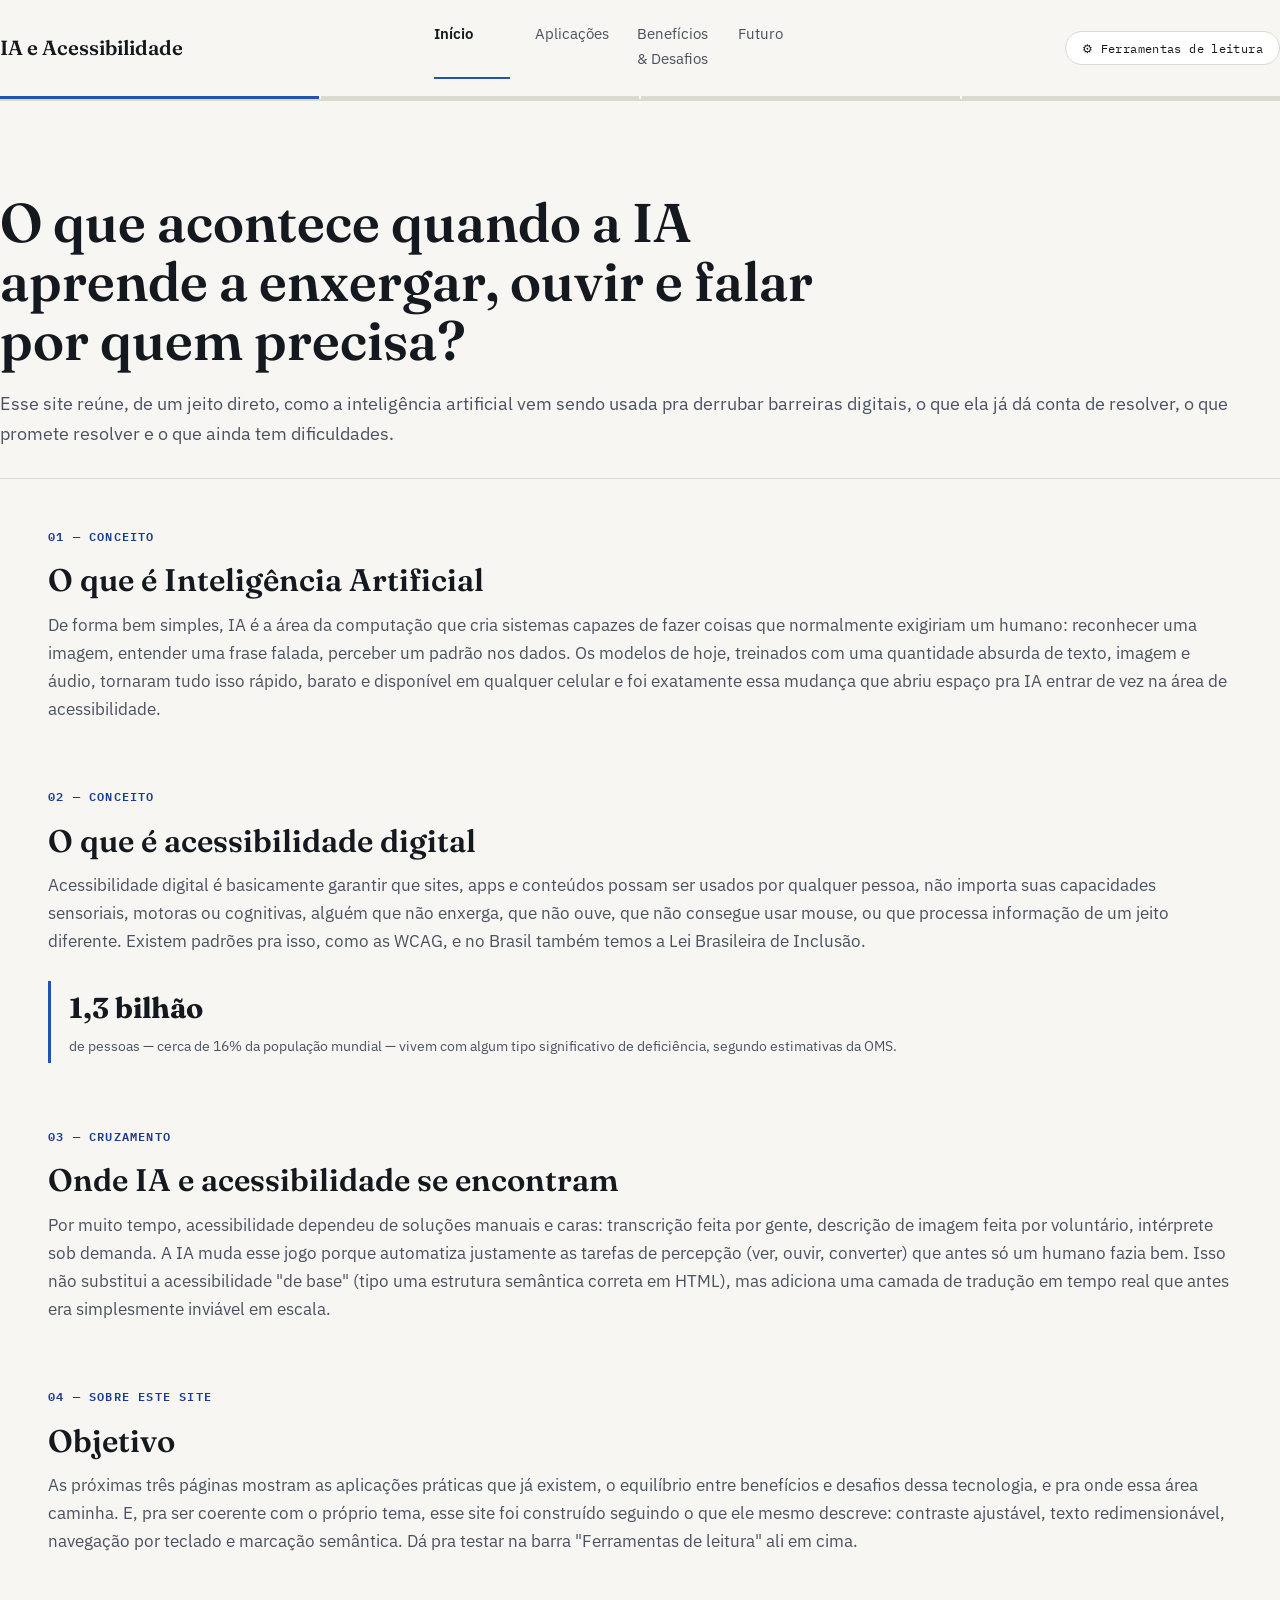
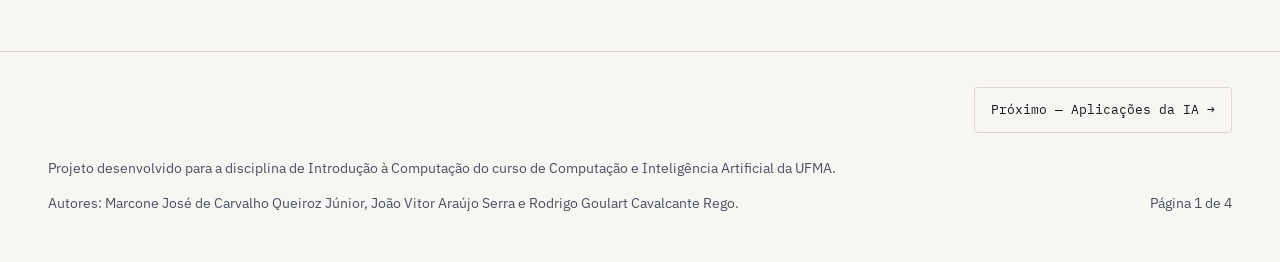
<file: acessibilidade-ia/index.html>
<!DOCTYPE html>
<html lang="pt-BR">
<head>
<meta charset="UTF-8">
<meta name="viewport" content="width=device-width, initial-scale=1.0">
<title>IA e Acessibilidade — Início</title>
<meta name="description" content="Um mini-site sobre como a inteligência artificial está transformando a acessibilidade digital.">
<link rel="preconnect" href="https://fonts.googleapis.com">
<link href="https://fonts.googleapis.com/css2?family=Fraunces:wght@500;600&family=IBM+Plex+Sans:wght@400;500;600&family=IBM+Plex+Mono:wght@400;500&display=swap" rel="stylesheet">
<link rel="stylesheet" href="styles.css">
</head>
<body>
<a class="skip-link" href="#conteudo">Pular para o conteúdo</a>

<header class="site-header">
  <div class="wrap header-row">
    <a class="brand" href="index.html">
      <span class="brand-name">IA e Acessibilidade</span>
    </a>
    <nav class="primary" aria-label="Navegação principal">
      <a href="index.html" aria-current="page">Início</a>
      <a href="aplicacoes.html">Aplicações</a>
      <a href="beneficios-desafios.html">Benefícios &amp; Desafios</a>
      <a href="futuro.html">Futuro</a>
    </nav>
    <button id="a11y-toggle" class="a11y-toggle" aria-expanded="false" aria-controls="a11y-panel">
      ⚙ Ferramentas de leitura
    </button>
  </div>
  <div class="progress-strip" aria-hidden="true"><span class="on"></span><span></span><span></span><span></span></div>
  <div id="a11y-panel" class="a11y-panel">
    <div class="wrap a11y-panel-inner">
      <div class="a11y-group">
        <span>Tamanho do texto</span>
        <button class="a11y-btn" data-fontstep="-0.1" aria-label="Diminuir texto">A−</button>
        <button class="a11y-btn" data-fontstep="0" aria-label="Tamanho padrão">A</button>
        <button class="a11y-btn" data-fontstep="0.1" aria-label="Aumentar texto">A+</button>
      </div>
      <div class="a11y-group">
        <span>Contraste</span>
        <button id="btn-contraste" class="a11y-btn" type="button" aria-pressed="false">Alto contraste</button>
      </div>
    </div>
  </div>
</header>

<main id="conteudo">
  <div class="hero wrap">
    <h1>O que acontece quando a IA aprende a enxergar, ouvir e falar por quem precisa?</h1>
    <p class="lede">Esse site reúne, de um jeito direto, como a inteligência artificial vem sendo usada pra derrubar barreiras digitais, o que ela já dá conta de resolver, o que promete resolver e o que ainda tem dificuldades.</p>
  </div>

  <div class="wrap">
    <section aria-labelledby="h-ia">
      <h2 id="h-ia"><span class="num">01 — CONCEITO</span>O que é Inteligência Artificial</h2>
      <p class="section-lede">De forma bem simples, IA é a área da computação que cria sistemas capazes de fazer coisas que normalmente exigiriam um humano: reconhecer uma imagem, entender uma frase falada, perceber um padrão nos dados. Os modelos de hoje, treinados com uma quantidade absurda de texto, imagem e áudio, tornaram tudo isso rápido, barato e disponível em qualquer celular e foi exatamente essa mudança que abriu espaço pra IA entrar de vez na área de acessibilidade.</p>
    </section>

    <section aria-labelledby="h-acess">
      <h2 id="h-acess"><span class="num">02 — CONCEITO</span>O que é acessibilidade digital</h2>
      <p class="section-lede">Acessibilidade digital é basicamente garantir que sites, apps e conteúdos possam ser usados por qualquer pessoa, não importa suas capacidades sensoriais, motoras ou cognitivas, alguém que não enxerga, que não ouve, que não consegue usar mouse, ou que processa informação de um jeito diferente. Existem padrões pra isso, como as WCAG, e no Brasil também temos a Lei Brasileira de Inclusão.</p>
      <div class="stat">
        <strong>1,3 bilhão</strong>
        <span>de pessoas — cerca de 16% da população mundial — vivem com algum tipo significativo de deficiência, segundo estimativas da OMS.</span>
      </div>
    </section>

    <section aria-labelledby="h-relacao">
      <h2 id="h-relacao"><span class="num">03 — CRUZAMENTO</span>Onde IA e acessibilidade se encontram</h2>
      <p class="section-lede">Por muito tempo, acessibilidade dependeu de soluções manuais e caras: transcrição feita por gente, descrição de imagem feita por voluntário, intérprete sob demanda. A IA muda esse jogo porque automatiza justamente as tarefas de percepção (ver, ouvir, converter) que antes só um humano fazia bem. Isso não substitui a acessibilidade "de base" (tipo uma estrutura semântica correta em HTML), mas adiciona uma camada de tradução em tempo real que antes era simplesmente inviável em escala.</p>
    </section>

    <section aria-labelledby="h-objetivo">
      <h2 id="h-objetivo"><span class="num">04 — SOBRE ESTE SITE</span>Objetivo</h2>
      <p class="section-lede">As próximas três páginas mostram as aplicações práticas que já existem, o equilíbrio entre benefícios e desafios dessa tecnologia, e pra onde essa área caminha. E, pra ser coerente com o próprio tema, esse site foi construído seguindo o que ele mesmo descreve: contraste ajustável, texto redimensionável, navegação por teclado e marcação semântica. Dá pra testar na barra "Ferramentas de leitura" ali em cima.</p>
    </section>
  </div>
</main>

<footer class="site-footer">
  <div class="wrap">

    <div class="pager">
      <span></span>
      <a class="next" href="aplicacoes.html">Próximo — Aplicações da IA →</a>
    </div>

    <p class="footer-note">
      Projeto desenvolvido para a disciplina de Introdução à Computação do curso de Computação e Inteligência Artificial da UFMA.
    </p>

    <div class="foot-row" style="margin-top:.8rem;">
      <p>Autores: Marcone José de Carvalho Queiroz Júnior, João Vitor Araújo Serra e Rodrigo Goulart Cavalcante Rego.</p>
      <p>Página 1 de 4</p>
    </div>

  </div>
</footer>

<script src="a11y.js"></script>
</body>
</html>
</file>
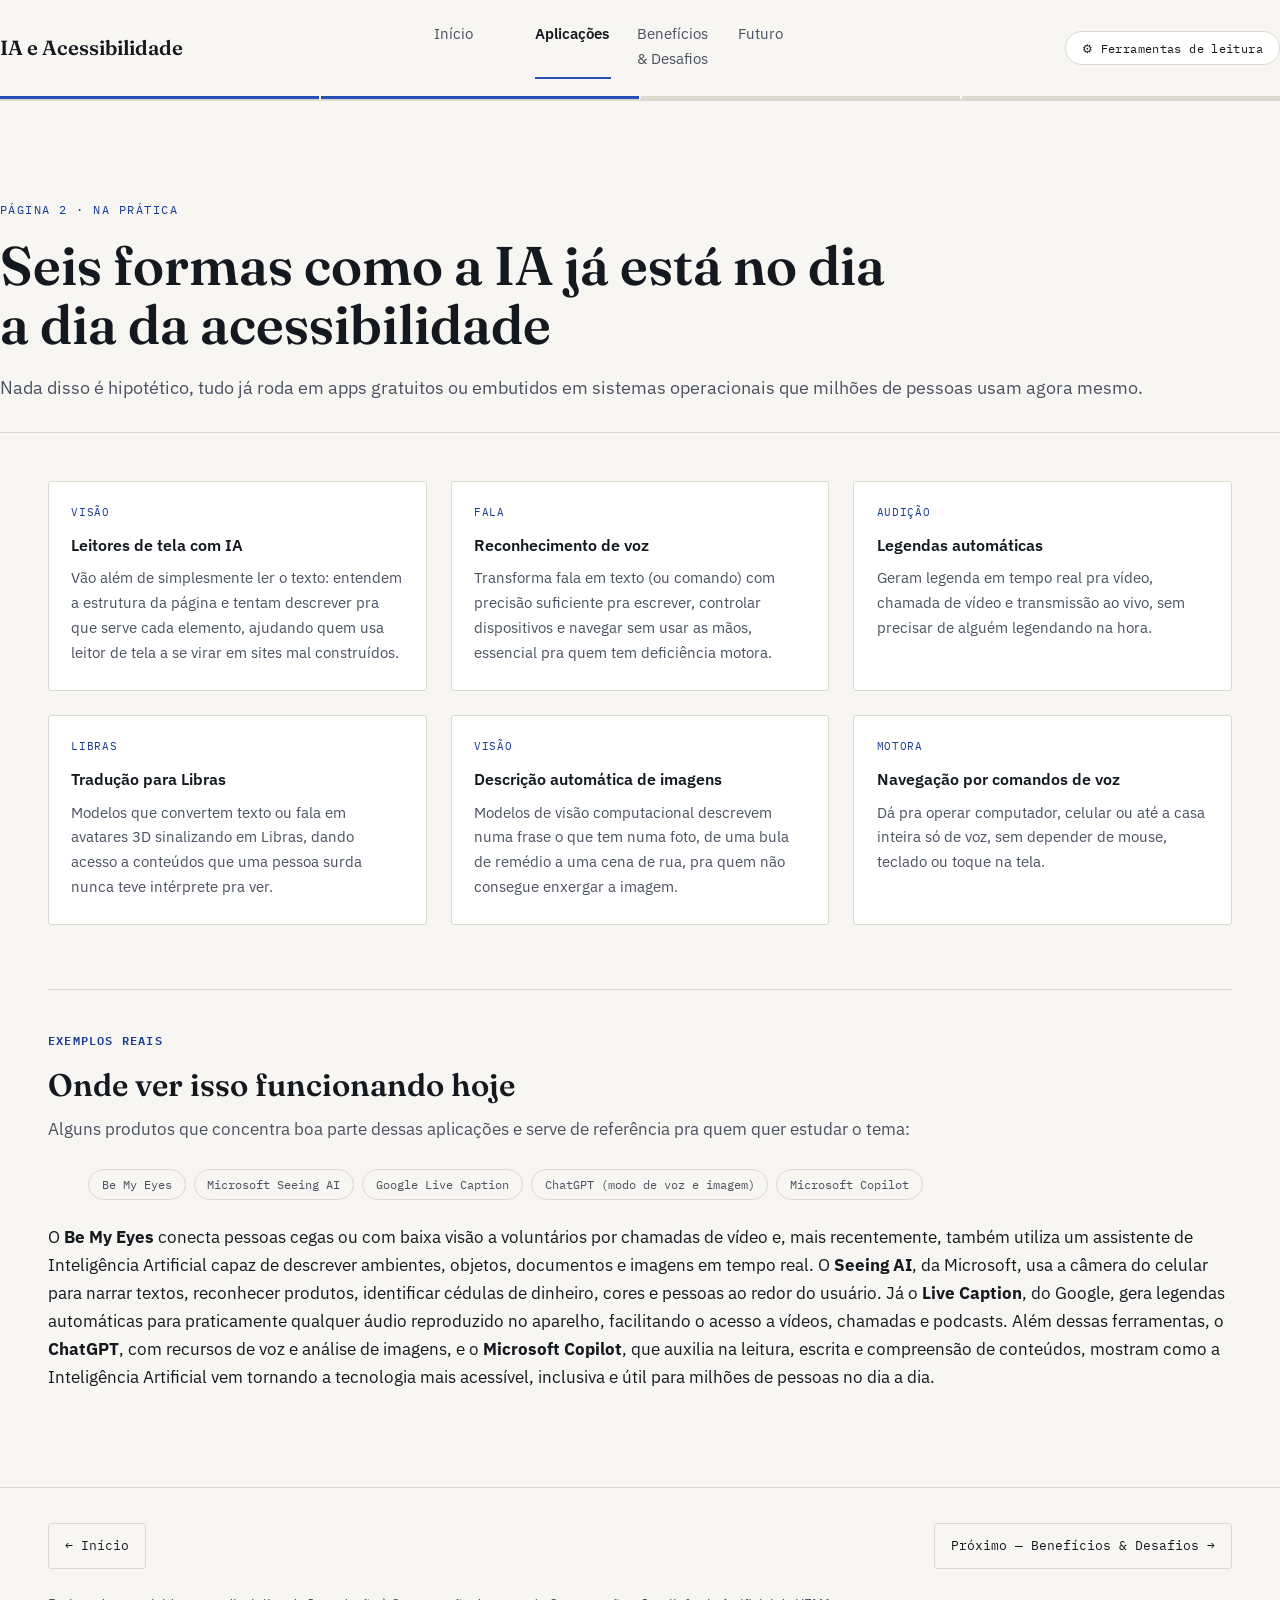
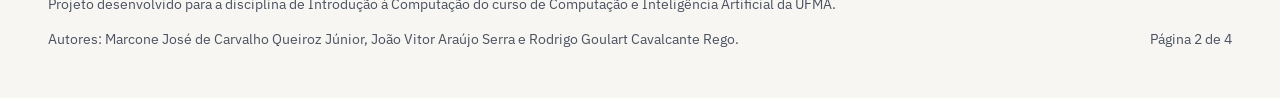
<file: acessibilidade-ia/aplicacoes.html>
<!DOCTYPE html>
<html lang="pt-BR">
<head>
<meta charset="UTF-8">
<meta name="viewport" content="width=device-width, initial-scale=1.0">
<title>IA e Acessibilidade — Aplicações</title>
<meta name="description" content="Seis aplicações práticas de inteligência artificial na acessibilidade digital, com exemplos reais.">
<link rel="preconnect" href="https://fonts.googleapis.com">
<link href="https://fonts.googleapis.com/css2?family=Fraunces:wght@500;600&family=IBM+Plex+Sans:wght@400;500;600&family=IBM+Plex+Mono:wght@400;500&display=swap" rel="stylesheet">
<link rel="stylesheet" href="styles.css">
</head>
<body>
<a class="skip-link" href="#conteudo">Pular para o conteúdo</a>

<header class="site-header">
  <div class="wrap header-row">
    <a class="brand" href="index.html">
      <span class="brand-name">IA e Acessibilidade</span>
    </a>
    <nav class="primary" aria-label="Navegação principal">
      <a href="index.html">Início</a>
      <a href="aplicacoes.html" aria-current="page">Aplicações</a>
      <a href="beneficios-desafios.html">Benefícios &amp; Desafios</a>
      <a href="futuro.html">Futuro</a>
    </nav>
    <button id="a11y-toggle" class="a11y-toggle" aria-expanded="false" aria-controls="a11y-panel">
      ⚙ Ferramentas de leitura
    </button>
  </div>
  <div class="progress-strip" aria-hidden="true"><span class="on"></span><span class="on"></span><span></span><span></span></div>
  <div id="a11y-panel" class="a11y-panel">
    <div class="wrap a11y-panel-inner">
      <div class="a11y-group">
        <span>Tamanho do texto</span>
        <button class="a11y-btn" data-fontstep="-0.1" aria-label="Diminuir texto">A−</button>
        <button class="a11y-btn" data-fontstep="0" aria-label="Tamanho padrão">A</button>
        <button class="a11y-btn" data-fontstep="0.1" aria-label="Aumentar texto">A+</button>
      </div>
      <div class="a11y-group">
        <span>Contraste</span>
        <button id="btn-contraste" class="a11y-btn" type="button" aria-pressed="false">Alto contraste</button>
      </div>
    </div>
  </div>
</header>

<main id="conteudo">
  <div class="hero wrap">
    <span class="eyebrow">Página 2 · Na prática</span>
    <h1>Seis formas como a IA já está no dia a dia da acessibilidade</h1>
    <p class="lede">Nada disso é hipotético, tudo já roda em apps gratuitos ou embutidos em sistemas operacionais que milhões de pessoas usam agora mesmo.</p>
  </div>

  <div class="wrap">
    <section aria-labelledby="h-cards">
      <h2 id="h-cards" class="sr-only" style="position:absolute;left:-9999px;">Aplicações</h2>
      <div class="grid">
        <article class="card">
          <span class="tag">Visão</span>
          <h3>Leitores de tela com IA</h3>
          <p>Vão além de simplesmente ler o texto: entendem a estrutura da página e tentam descrever pra que serve cada elemento, ajudando quem usa leitor de tela a se virar em sites mal construídos.</p>
        </article>
        <article class="card">
          <span class="tag">Fala</span>
          <h3>Reconhecimento de voz</h3>
          <p>Transforma fala em texto (ou comando) com precisão suficiente pra escrever, controlar dispositivos e navegar sem usar as mãos, essencial pra quem tem deficiência motora.</p>
        </article>
        <article class="card">
          <span class="tag">Audição</span>
          <h3>Legendas automáticas</h3>
          <p>Geram legenda em tempo real pra vídeo, chamada de vídeo e transmissão ao vivo, sem precisar de alguém legendando na hora.</p>
        </article>
        <article class="card">
          <span class="tag">Libras</span>
          <h3>Tradução para Libras</h3>
          <p>Modelos que convertem texto ou fala em avatares 3D sinalizando em Libras, dando acesso a conteúdos que uma pessoa surda nunca teve intérprete pra ver.</p>
        </article>
        <article class="card">
          <span class="tag">Visão</span>
          <h3>Descrição automática de imagens</h3>
          <p>Modelos de visão computacional descrevem numa frase o que tem numa foto, de uma bula de remédio a uma cena de rua, pra quem não consegue enxergar a imagem.</p>
        </article>
        <article class="card">
          <span class="tag">Motora</span>
          <h3>Navegação por comandos de voz</h3>
          <p>Dá pra operar computador, celular ou até a casa inteira só de voz, sem depender de mouse, teclado ou toque na tela.</p>
        </article>
      </div>
    </section>

    <hr class="rule">

    <section aria-labelledby="h-exemplos">
      <h2 id="h-exemplos"><span class="num">EXEMPLOS REAIS</span>Onde ver isso funcionando hoje</h2>
      <p class="section-lede">Alguns produtos que concentra boa parte dessas aplicações e serve de referência pra quem quer estudar o tema:</p>
      <ul class="example-strip">
        <li>Be My Eyes</li>
        <li>Microsoft Seeing AI</li>
        <li>Google Live Caption</li>
        <li>ChatGPT (modo de voz e imagem)</li>
        <li>Microsoft Copilot</li>
      </ul>
      <p style="margin-top:1.4rem;color:var(--ink-soft);font-size:.95rem;"><p>O <strong style="color:var(--ink);">Be My Eyes</strong> conecta pessoas cegas ou com baixa visão a voluntários por chamadas de vídeo e, mais recentemente, também utiliza um assistente de Inteligência Artificial capaz de descrever ambientes, objetos, documentos e imagens em tempo real. O <strong style="color:var(--ink);">Seeing AI</strong>, da Microsoft, usa a câmera do celular para narrar textos, reconhecer produtos, identificar cédulas de dinheiro, cores e pessoas ao redor do usuário. Já o <strong style="color:var(--ink);">Live Caption</strong>, do Google, gera legendas automáticas para praticamente qualquer áudio reproduzido no aparelho, facilitando o acesso a vídeos, chamadas e podcasts. Além dessas ferramentas, o <strong style="color:var(--ink);">ChatGPT</strong>, com recursos de voz e análise de imagens, e o <strong style="color:var(--ink);">Microsoft Copilot</strong>, que auxilia na leitura, escrita e compreensão de conteúdos, mostram como a Inteligência Artificial vem tornando a tecnologia mais acessível, inclusiva e útil para milhões de pessoas no dia a dia.</p>
    </section>
  </div>
</main>
<footer class="site-footer">
  <div class="wrap">

    <div class="pager">
      <a href="index.html">← Início</a>
      <a class="next" href="beneficios-desafios.html">
        Próximo — Benefícios &amp; Desafios →
      </a>
    </div>

    <p class="footer-note">
      Projeto desenvolvido para a disciplina de Introdução à Computação do curso de Computação e Inteligência Artificial da UFMA.
    </p>

    <div class="foot-row" style="margin-top:.8rem;">
      <p>Autores: Marcone José de Carvalho Queiroz Júnior, João Vitor Araújo Serra e Rodrigo Goulart Cavalcante Rego.</p>
      <p>Página 2 de 4</p>
    </div>

  </div>
</footer>
<script src="a11y.js"></script>
</body>
</html>
</file>
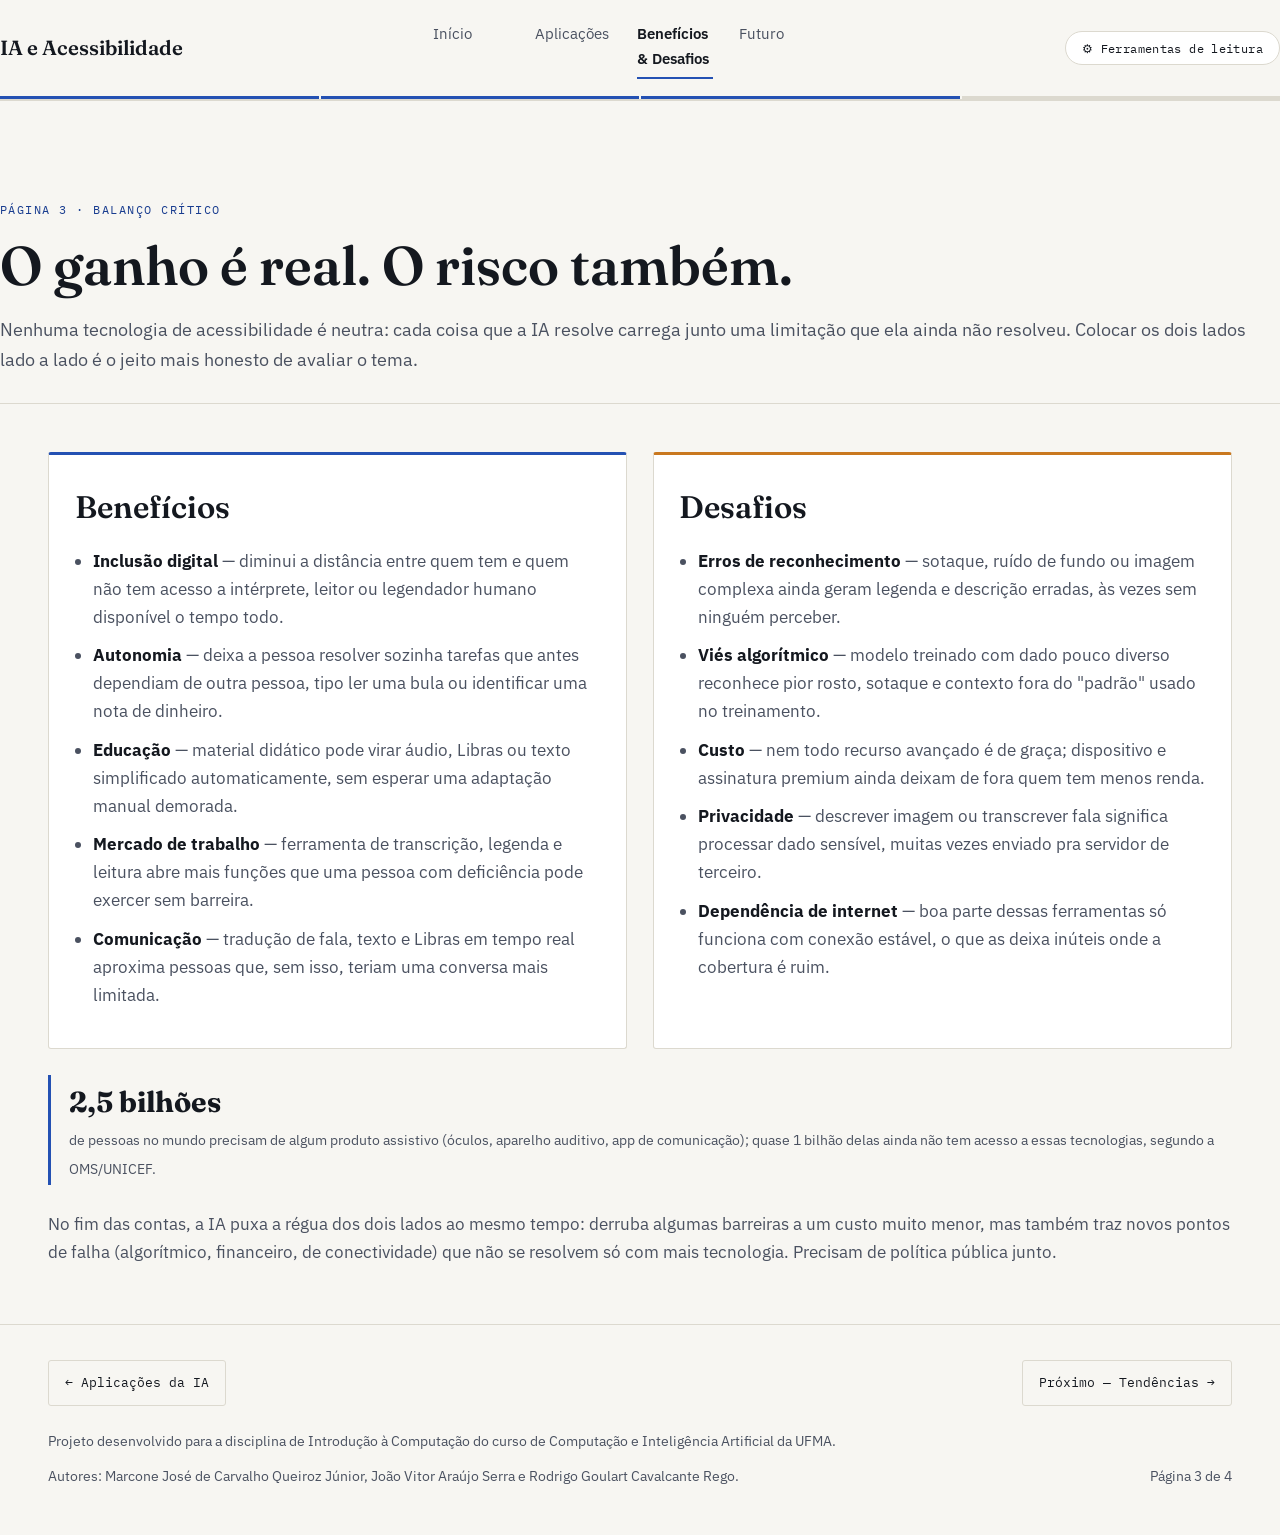
<file: acessibilidade-ia/beneficios-desafios.html>
<!DOCTYPE html>
<html lang="pt-BR">
<head>
<meta charset="UTF-8">
<meta name="viewport" content="width=device-width, initial-scale=1.0">
<title>IA e Acessibilidade — Benefícios e Desafios</title>
<meta name="description" content="O equilíbrio entre os ganhos reais e os riscos ainda não resolvidos da IA aplicada à acessibilidade.">
<link rel="preconnect" href="https://fonts.googleapis.com">
<link href="https://fonts.googleapis.com/css2?family=Fraunces:wght@500;600&family=IBM+Plex+Sans:wght@400;500;600&family=IBM+Plex+Mono:wght@400;500&display=swap" rel="stylesheet">
<link rel="stylesheet" href="styles.css">
</head>
<body>
<a class="skip-link" href="#conteudo">Pular para o conteúdo</a>

<header class="site-header">
  <div class="wrap header-row">
    <a class="brand" href="index.html">
      <span class="brand-name">IA e Acessibilidade</span>
    </a>
    <nav class="primary" aria-label="Navegação principal">
      <a href="index.html">Início</a>
      <a href="aplicacoes.html">Aplicações</a>
      <a href="beneficios-desafios.html" aria-current="page">Benefícios &amp; Desafios</a>
      <a href="futuro.html">Futuro</a>
    </nav>
    <button id="a11y-toggle" class="a11y-toggle" aria-expanded="false" aria-controls="a11y-panel">
      ⚙ Ferramentas de leitura
    </button>
  </div>
  <div class="progress-strip" aria-hidden="true"><span class="on"></span><span class="on"></span><span class="on"></span><span></span></div>
  <div id="a11y-panel" class="a11y-panel">
    <div class="wrap a11y-panel-inner">
      <div class="a11y-group">
        <span>Tamanho do texto</span>
        <button class="a11y-btn" data-fontstep="-0.1" aria-label="Diminuir texto">A−</button>
        <button class="a11y-btn" data-fontstep="0" aria-label="Tamanho padrão">A</button>
        <button class="a11y-btn" data-fontstep="0.1" aria-label="Aumentar texto">A+</button>
      </div>
      <div class="a11y-group">
        <span>Contraste</span>
        <button id="btn-contraste" class="a11y-btn" type="button" aria-pressed="false">Alto contraste</button>
      </div>
    </div>
  </div>
</header>

<main id="conteudo">
  <div class="hero wrap">
    <span class="eyebrow">Página 3 · Balanço crítico</span>
    <h1>O ganho é real. O risco também.</h1>
    <p class="lede">Nenhuma tecnologia de acessibilidade é neutra: cada coisa que a IA resolve carrega junto uma limitação que ela ainda não resolveu. Colocar os dois lados lado a lado é o jeito mais honesto de avaliar o tema.</p>
  </div>

  <div class="wrap">
    <div class="split">
      <div class="panel beneficios">
        <h2>Benefícios</h2>
        <ul>
          <li><strong>Inclusão digital</strong> — diminui a distância entre quem tem e quem não tem acesso a intérprete, leitor ou legendador humano disponível o tempo todo.</li>
          <li><strong>Autonomia</strong> — deixa a pessoa resolver sozinha tarefas que antes dependiam de outra pessoa, tipo ler uma bula ou identificar uma nota de dinheiro.</li>
          <li><strong>Educação</strong> — material didático pode virar áudio, Libras ou texto simplificado automaticamente, sem esperar uma adaptação manual demorada.</li>
          <li><strong>Mercado de trabalho</strong> — ferramenta de transcrição, legenda e leitura abre mais funções que uma pessoa com deficiência pode exercer sem barreira.</li>
          <li><strong>Comunicação</strong> — tradução de fala, texto e Libras em tempo real aproxima pessoas que, sem isso, teriam uma conversa mais limitada.</li>
        </ul>
      </div>
      <div class="panel desafios">
        <h2>Desafios</h2>
        <ul>
          <li><strong>Erros de reconhecimento</strong> — sotaque, ruído de fundo ou imagem complexa ainda geram legenda e descrição erradas, às vezes sem ninguém perceber.</li>
          <li><strong>Viés algorítmico</strong> — modelo treinado com dado pouco diverso reconhece pior rosto, sotaque e contexto fora do "padrão" usado no treinamento.</li>
          <li><strong>Custo</strong> — nem todo recurso avançado é de graça; dispositivo e assinatura premium ainda deixam de fora quem tem menos renda.</li>
          <li><strong>Privacidade</strong> — descrever imagem ou transcrever fala significa processar dado sensível, muitas vezes enviado pra servidor de terceiro.</li>
          <li><strong>Dependência de internet</strong> — boa parte dessas ferramentas só funciona com conexão estável, o que as deixa inúteis onde a cobertura é ruim.</li>
        </ul>
      </div>
    </div>

    <div class="stat">
      <strong>2,5 bilhões</strong>
      <span>de pessoas no mundo precisam de algum produto assistivo (óculos, aparelho auditivo, app de comunicação); quase 1 bilhão delas ainda não tem acesso a essas tecnologias, segundo a OMS/UNICEF.</span>
    </div>

    <p class="section-lede" style="margin-top:1.6rem;">No fim das contas, a IA puxa a régua dos dois lados ao mesmo tempo: derruba algumas barreiras a um custo muito menor, mas também traz novos pontos de falha (algorítmico, financeiro, de conectividade) que não se resolvem só com mais tecnologia. Precisam de política pública junto.</p>
  </div>
</main>

<footer class="site-footer">
  <div class="wrap">

    <div class="pager">
      <a href="aplicacoes.html">← Aplicações da IA</a>
      <a class="next" href="futuro.html">Próximo — Tendências →</a>
    </div>

    <p class="footer-note">
      Projeto desenvolvido para a disciplina de Introdução à Computação do curso de Computação e Inteligência Artificial da UFMA.
    </p>

    <div class="foot-row" style="margin-top:.8rem;">
      <p>Autores: Marcone José de Carvalho Queiroz Júnior, João Vitor Araújo Serra e Rodrigo Goulart Cavalcante Rego.</p>
      <p>Página 3 de 4</p>
    </div>

  </div>
</footer>

<script src="a11y.js"></script>
</body>
</html>
</file>
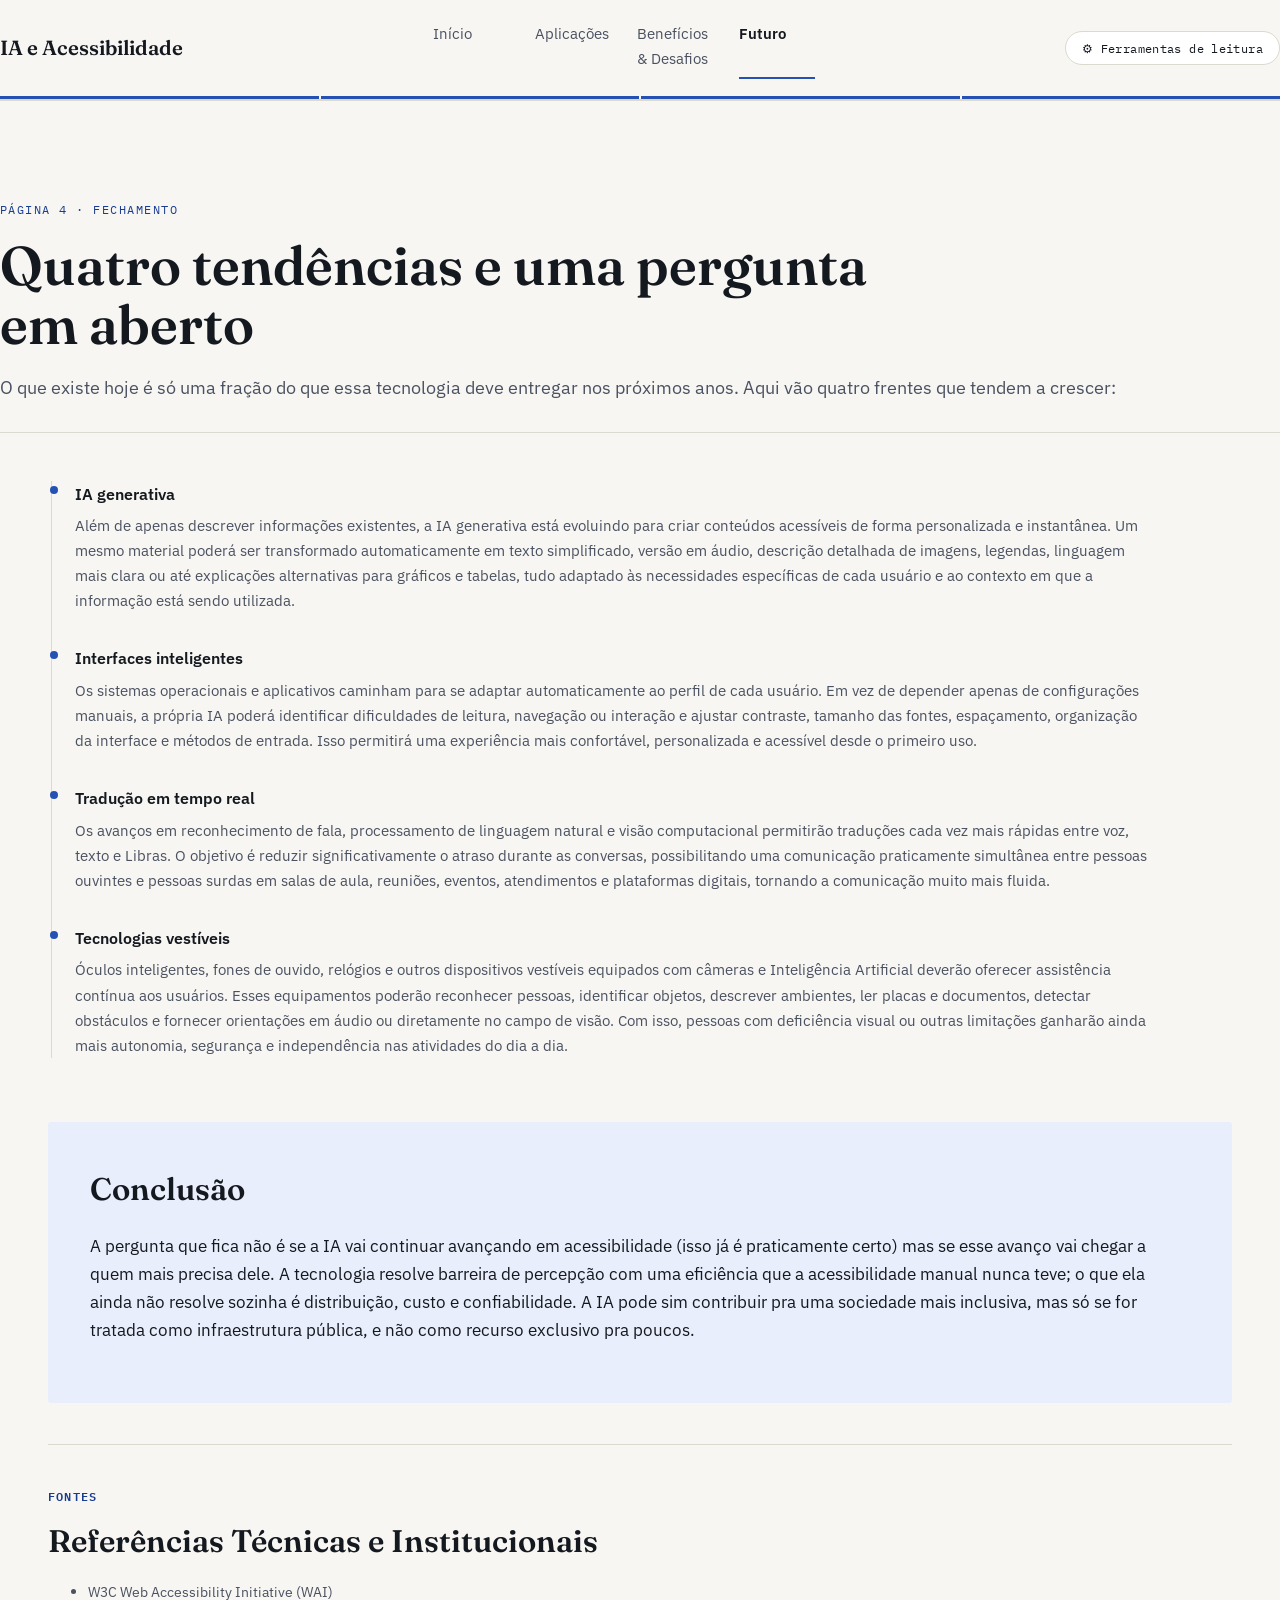
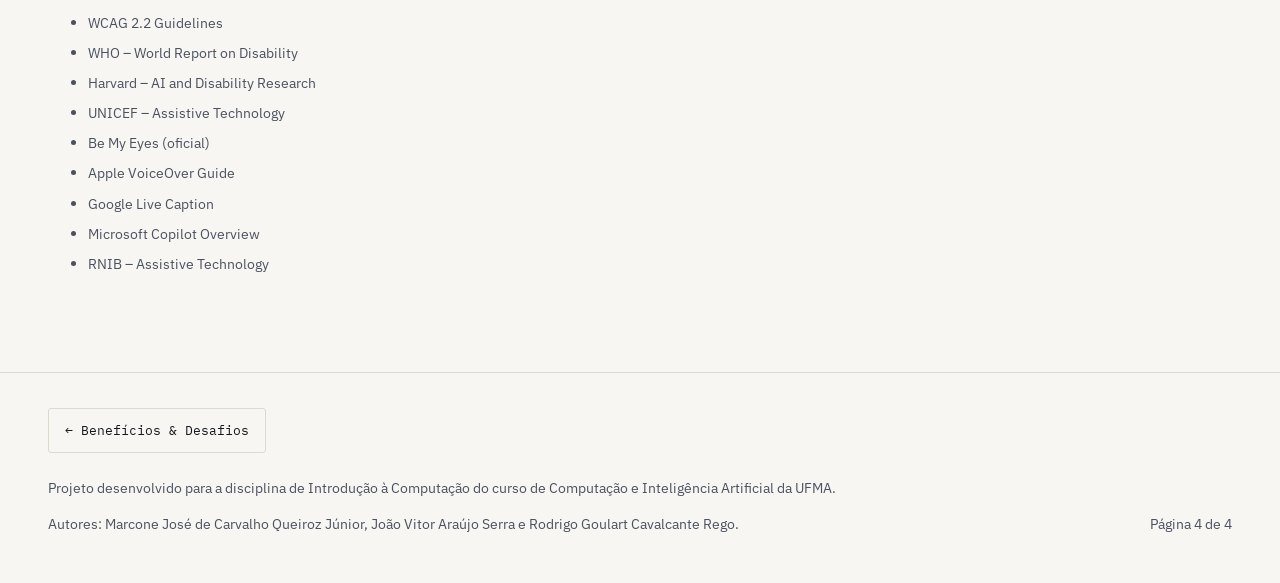
<file: acessibilidade-ia/futuro.html>
<!DOCTYPE html>
<html lang="pt-BR">
<head>
<meta charset="UTF-8">
<meta name="viewport" content="width=device-width, initial-scale=1.0">
<title>IA e Acessibilidade — Futuro e Conclusão</title>
<meta name="description" content="Para onde caminha a IA aplicada à acessibilidade e uma conclusão sobre seu papel na inclusão digital.">
<link rel="preconnect" href="https://fonts.googleapis.com">
<link href="https://fonts.googleapis.com/css2?family=Fraunces:wght@500;600&family=IBM+Plex+Sans:wght@400;500;600&family=IBM+Plex+Mono:wght@400;500&display=swap" rel="stylesheet">
<link rel="stylesheet" href="styles.css">
</head>
<body>
<a class="skip-link" href="#conteudo">Pular para o conteúdo</a>

<header class="site-header">
  <div class="wrap header-row">
    <a class="brand" href="index.html">
      <span class="brand-name">IA e Acessibilidade</span>
    </a>
    <nav class="primary" aria-label="Navegação principal">
      <a href="index.html">Início</a>
      <a href="aplicacoes.html">Aplicações</a>
      <a href="beneficios-desafios.html">Benefícios &amp; Desafios</a>
      <a href="futuro.html" aria-current="page">Futuro</a>
    </nav>
    <button id="a11y-toggle" class="a11y-toggle" aria-expanded="false" aria-controls="a11y-panel">
      ⚙ Ferramentas de leitura
    </button>
  </div>
  <div class="progress-strip" aria-hidden="true"><span class="on"></span><span class="on"></span><span class="on"></span><span class="on"></span></div>
  <div id="a11y-panel" class="a11y-panel">
    <div class="wrap a11y-panel-inner">
      <div class="a11y-group">
        <span>Tamanho do texto</span>
        <button class="a11y-btn" data-fontstep="-0.1" aria-label="Diminuir texto">A−</button>
        <button class="a11y-btn" data-fontstep="0" aria-label="Tamanho padrão">A</button>
        <button class="a11y-btn" data-fontstep="0.1" aria-label="Aumentar texto">A+</button>
      </div>
      <div class="a11y-group">
        <span>Contraste</span>
        <button id="btn-contraste" class="a11y-btn" type="button" aria-pressed="false">Alto contraste</button>
      </div>
    </div>
  </div>
</header>

<main id="conteudo">
  <div class="hero wrap">
    <span class="eyebrow">Página 4 · Fechamento</span>
    <h1>Quatro tendências e uma pergunta em aberto</h1>
    <p class="lede">O que existe hoje é só uma fração do que essa tecnologia deve entregar nos próximos anos. Aqui vão quatro frentes que tendem a crescer: </p>
  </div>

  <div class="wrap">
    <section aria-labelledby="h-tendencias">
      <h2 id="h-tendencias" class="sr-only" style="position:absolute;left:-9999px;">Tendências</h2>
      <div class="timeline">
        <div class="timeline-item">
          <h3>IA generativa</h3>
          <p>Além de apenas descrever informações existentes, a IA generativa está evoluindo para criar conteúdos acessíveis de forma personalizada e instantânea. Um mesmo material poderá ser transformado automaticamente em texto simplificado, versão em áudio, descrição detalhada de imagens, legendas, linguagem mais clara ou até explicações alternativas para gráficos e tabelas, tudo adaptado às necessidades específicas de cada usuário e ao contexto em que a informação está sendo utilizada.</p>
        </div>
        <div class="timeline-item">
          <h3>Interfaces inteligentes</h3>
          <p>Os sistemas operacionais e aplicativos caminham para se adaptar automaticamente ao perfil de cada usuário. Em vez de depender apenas de configurações manuais, a própria IA poderá identificar dificuldades de leitura, navegação ou interação e ajustar contraste, tamanho das fontes, espaçamento, organização da interface e métodos de entrada. Isso permitirá uma experiência mais confortável, personalizada e acessível desde o primeiro uso.</p>
        </div>
        <div class="timeline-item">
          <h3>Tradução em tempo real</h3>
          <p>Os avanços em reconhecimento de fala, processamento de linguagem natural e visão computacional permitirão traduções cada vez mais rápidas entre voz, texto e Libras. O objetivo é reduzir significativamente o atraso durante as conversas, possibilitando uma comunicação praticamente simultânea entre pessoas ouvintes e pessoas surdas em salas de aula, reuniões, eventos, atendimentos e plataformas digitais, tornando a comunicação muito mais fluida.</p>
        </div>
        <div class="timeline-item">
          <h3>Tecnologias vestíveis</h3>
          <p>Óculos inteligentes, fones de ouvido, relógios e outros dispositivos vestíveis equipados com câmeras e Inteligência Artificial deverão oferecer assistência contínua aos usuários. Esses equipamentos poderão reconhecer pessoas, identificar objetos, descrever ambientes, ler placas e documentos, detectar obstáculos e fornecer orientações em áudio ou diretamente no campo de visão. Com isso, pessoas com deficiência visual ou outras limitações ganharão ainda mais autonomia, segurança e independência nas atividades do dia a dia.</p>
        </div>
      </div>
    </section>

    <div class="closing">
      <h2>Conclusão</h2>
      <p>A pergunta que fica não é se a IA vai continuar avançando em acessibilidade (isso já é praticamente certo) mas se esse avanço vai chegar a quem mais precisa dele. A tecnologia resolve barreira de percepção com uma eficiência que a acessibilidade manual nunca teve; o que ela ainda não resolve sozinha é distribuição, custo e confiabilidade. A IA pode sim contribuir pra uma sociedade mais inclusiva, mas só se for tratada como infraestrutura pública, e não como recurso exclusivo pra poucos.</p>
    </div>

    <hr class="rule">

    <section aria-labelledby="h-fontes">
      <h2 id="h-fontes"><span class="num">FONTES</span>Referências Técnicas e Institucionais</h2>
      <ul class="sources">
        <li>W3C Web Accessibility Initiative (WAI)</li>
        <li>WCAG 2.2 Guidelines</li>
        <li>WHO – World Report on Disability</li>
        <li>Harvard – AI and Disability Research</li>
        <li>UNICEF – Assistive Technology</li>
        <li>Be My Eyes (oficial)</li>
        <li>Apple VoiceOver Guide</li>
        <li>Google Live Caption</li>
        <li>Microsoft Copilot Overview</li>
        <li>RNIB – Assistive Technology</li>
      </ul>
    </section>
  </div>
</main>

<footer class="site-footer">
  <div class="wrap">

    <div class="pager">
      <a href="beneficios-desafios.html">← Benefícios &amp; Desafios</a>
      <span></span>
    </div>

    <p class="footer-note">
      Projeto desenvolvido para a disciplina de Introdução à Computação do curso de Computação e Inteligência Artificial da UFMA.
    </p>

    <div class="foot-row" style="margin-top:.8rem;">
      <p>Autores: Marcone José de Carvalho Queiroz Júnior, João Vitor Araújo Serra e Rodrigo Goulart Cavalcante Rego.</p>
      <p>Página 4 de 4</p>
    </div>

  </div>
</footer>

<script src="a11y.js"></script>
</body>
</html>
</file>
<file: acessibilidade-ia/styles.css>
/* ==========================================================================
   IA & Acessibilidade — folha de estilos compartilhada
   Sistema de design minimalista com foco em legibilidade e controle do leitor.
   ========================================================================== */

:root{
  --paper:#F7F6F2;
  --paper-raised:#FFFFFF;
  --ink:#14181F;
  --ink-soft:#4A5160;
  --line:#DCD9CF;
  --accent:#2451B3;      /* azul-sinal — o mesmo azul do símbolo internacional de acessibilidade */
  --accent-ink:#183C8F;
  --accent-soft:#E8EEFB;
  --signal:#C9781F;      /* âmbar terroso — usado só em destaques pontuais */
  --signal-soft:#FBF0E1;
  --radius:3px;
  --font-display:'Fraunces', Georgia, serif;
  --font-body:'IBM Plex Sans', -apple-system, sans-serif;
  --font-mono:'IBM Plex Mono', 'Courier New', monospace;
  --step:1;
  --measure:120ch;
}

/* -------------------- Modo alto contraste -------------------- */
body.contraste-alto{
  --paper:#000000;
  --paper-raised:#0B0B0B;
  --ink:#FFFFFF;
  --ink-soft:#F2E9C9;
  --line:#FFFFFF;
  --accent:#FFD400;
  --accent-ink:#FFD400;
  --accent-soft:#1A1A1A;
  --signal:#FFD400;
  --signal-soft:#1A1A1A;
}

*{box-sizing:border-box;}
html{
  -webkit-text-size-adjust:100%;
  font-size:calc(16px * var(--step));
}
body{
  margin:0;
  background:var(--paper);
  color:var(--ink);
  font-family:var(--font-body);
  font-size:1.0625rem;
  line-height:1.65;
  transition:background .2s ease,color .2s ease;
}

img{max-width:100%;display:block;}
a{color:var(--accent-ink);}
a:focus-visible,
button:focus-visible,
input:focus-visible,
[tabindex]:focus-visible{
  outline:3px solid var(--signal);
  outline-offset:2px;
}

.skip-link{
  position:absolute;
  left:-999px;
  top:0;
  background:var(--accent);
  color:#fff;
  padding:.75em 1.2em;
  z-index:200;
  border-radius:0 0 var(--radius) 0;
}
.skip-link:focus{left:0;}

.wrap{
  max-width:1300px;
  margin:0 auto;
  padding:0 clamp(1.25rem,4vw,3rem);
}

/* -------------------- Cabeçalho -------------------- */
.site-header{
  border-bottom:1px solid var(--line);
  background:var(--paper);
  position:sticky;
  top:0;
  z-index:100;
}
.header-row{
  display:flex;
  align-items:center;
  justify-content:space-between;
  gap:1rem;
  padding:1.1rem 0;
  flex-wrap:wrap;
}
.brand{
  display:flex;
  align-items:baseline;
  gap:.55rem;
  text-decoration:none;
  color:var(--ink);
  flex-shrink: 0;
}
.brand-mark{
  font-family:var(--font-mono);
  font-size:.72rem;
  letter-spacing:.14em;
  color:var(--accent-ink);
  border:1px solid var(--accent);
  padding:.15em .4em;
  border-radius:var(--radius);
}
.brand-name{
  font-family:var(--font-display);
  font-size:1.28rem;
  font-weight:600;
}

nav.primary{
  display:flex;
  gap:clamp(.9rem,2vw,1.8rem);
  flex-wrap:wrap;
}
nav.primary a{
  text-decoration:none;
  color:var(--ink-soft);
  font-size:.94rem;
  padding:.3rem 0;
  border-bottom:2px solid transparent;
  flex: 1;
    justify-content: center;
}
nav.primary a[aria-current="page"]{
  color:var(--ink);
  border-bottom-color:var(--accent);
  font-weight:600;
}
nav.primary a:hover{color:var(--ink);}

.progress-strip{
  display:flex;
  gap:2px;
  height:3px;
}
.progress-strip span{flex:1;background:var(--line);}
.progress-strip span.on{background:var(--accent);}

/* -------------------- Barra de ferramentas de leitura -------------------- */
.a11y-toggle{
  font-family:var(--font-mono);
  font-size:.78rem;
  letter-spacing:.03em;
  background:var(--paper-raised);
  color:var(--ink);
  border:1px solid var(--line);
  border-radius:999px;
  padding:.5rem 1rem;
  cursor:pointer;
  display:inline-flex;
  align-items:center;
  gap:.4rem;
  flex-shrink:0;
}
.a11y-toggle:hover{border-color:var(--accent);}

.a11y-panel{
  border-bottom:1px solid var(--line);
  background:var(--paper-raised);
  overflow:hidden;
  max-height:0;
  transition:max-height .25s ease;
}
.a11y-panel.open{max-height:220px;}
.a11y-panel-inner{
  display:flex;
  flex-wrap:wrap;
  gap:1.5rem;
  align-items:center;
  padding:1rem 0 1.3rem;
}
.a11y-group{display:flex;align-items:center;gap:.5rem;}
.a11y-group span{
  font-family:var(--font-mono);
  font-size:.72rem;
  color:var(--ink-soft);
  text-transform:uppercase;
  letter-spacing:.08em;
}
.a11y-btn{
  border:1px solid var(--line);
  background:var(--paper);
  color:var(--ink);
  font-family:var(--font-body);
  font-size:.85rem;
  padding:.4rem .65rem;
  border-radius:var(--radius);
  cursor:pointer;
  line-height:1;
}
.a11y-btn[aria-pressed="true"]{
  background:var(--accent);
  border-color:var(--accent);
  color:#fff;
}
.a11y-btn:hover{border-color:var(--accent);}

/* -------------------- Hero -------------------- */
.hero{
  
  padding:clamp(1rem,2.7vw,1.8rem) 0 clamp(1rem,3vw,1.8rem);
  border-bottom:1px solid var(--line);
  margin-bottom:3rem;
}
.eyebrow{
  font-family:var(--font-mono);
  font-size:.78rem;
  letter-spacing:.12em;
  text-transform:uppercase;
  color:var(--accent-ink);
  display:inline-block;
  margin-bottom:1.1rem;
}
h1{
  font-family:var(--font-display);
  font-size:clamp(2.1rem,5vw,3.4rem);
  line-height:1.08;
  margin:0 0 1.1rem;
  max-width:25ch;
  font-weight:600;
}
.lede{
  font-size:1.15rem;
  color:var(--ink-soft);
  max-width:var(--measure);
  margin:0;
}

/* -------------------- Estrutura de conteúdo -------------------- */
main{padding:clamp(2.5rem,5vw,4rem) 0 2rem;}
section{margin-bottom:clamp(2.8rem,5vw,4.5rem);}
h2{
  font-family:var(--font-display);
  font-size:clamp(1.5rem,3vw,1.95rem);
  margin:0 0 .3rem;
  font-weight:600;
}
h2 .num{
  font-family:var(--font-mono);
  font-size:.75rem;
  color:var(--accent-ink);
  display:block;
  letter-spacing:.1em;
  margin-bottom:.5rem;
}
.section-lede{
  color:var(--ink-soft);
  max-width:var(--measure);
  margin:0 0 1.6rem;
}
p{max-width:var(--measure);}
hr.rule{border:0;border-top:1px solid var(--line);margin:2.6rem 0;}

/* -------------------- Grades e cartões -------------------- */
.grid{
  display:grid;
  gap:1.5rem;
  grid-template-columns:repeat(3,1fr);
}

@media (max-width: 900px){
  .grid{
    grid-template-columns:repeat(2,1fr);
  }
}

@media (max-width: 600px){
  .grid{
    grid-template-columns:1fr;
  }
}
.card{
  background:var(--paper-raised);
  border:1px solid var(--line);
  border-radius:var(--radius);
  padding:1.4rem 1.4rem 1.5rem;
}
.card h3{
  font-family:var(--font-body);
  font-size:1.02rem;
  font-weight:600;
  margin:0 0 .5rem;
}
.card p{
  font-size:.94rem;
  color:var(--ink-soft);
  margin:0;
}
.card .tag{
  font-family:var(--font-mono);
  font-size:.68rem;
  letter-spacing:.06em;
  text-transform:uppercase;
  color:var(--accent-ink);
  display:block;
  margin-bottom:.6rem;
}

.split{
  display:grid;
  gap:1.6rem;
  grid-template-columns:1fr;
}
@media (min-width:760px){
  .split{grid-template-columns:1fr 1fr;}
}
.panel{
  border:1px solid var(--line);
  border-radius:var(--radius);
  padding:1.6rem 1.6rem 1.8rem;
  background:var(--paper-raised);
}
.panel.beneficios{border-top:3px solid var(--accent);}
.panel.desafios{border-top:3px solid var(--signal);}
.panel h2{margin-bottom:.9rem;}
.panel ul{margin:0;padding-left:1.15rem;}
.panel li{margin-bottom:.65rem;color:var(--ink-soft);}
.panel li strong{color:var(--ink);}

.example-strip{
  display:flex;
  flex-wrap:wrap;
  gap:.5rem;
  margin-top:1rem;
}
.example-strip li{
  list-style:none;
  font-family:var(--font-mono);
  font-size:.74rem;
  border:1px solid var(--line);
  border-radius:999px;
  padding:.3rem .8rem;
  color:var(--ink-soft);
}

.stat{
  border-left:3px solid var(--accent);
  padding:.2rem 0 .2rem 1.1rem;
  margin:1.6rem 0;
}
.stat strong{
  font-family:var(--font-display);
  font-size:1.8rem;
  display:block;
  color:var(--ink);
}
.stat span{font-size:.9rem;color:var(--ink-soft);}

.timeline{border-left:1px solid var(--line);padding-left:1.4rem;margin-left:.2rem;}
.timeline-item{position:relative;padding-bottom:2rem;}
.timeline-item:last-child{padding-bottom:0;}
.timeline-item::before{
  content:'';
  position:absolute;
  left:-1.53rem;
  top:.35rem;
  width:8px;
  height:8px;
  background:var(--accent);
  border-radius:50%;
}
.timeline-item h3{font-family:var(--font-body);font-size:1.02rem;font-weight:600;margin:0 0 .35rem;}
.timeline-item p{color:var(--ink-soft);margin:0;font-size:.95rem;}

.closing{
  background:var(--accent-soft);
  border-radius:var(--radius);
  padding:clamp(1.8rem,4vw,2.6rem);
  margin-top:2rem;
}
body.contraste-alto .closing{border:1px solid var(--line);}
.closing h2{margin-bottom:.7rem;}
.closing p{max-width:var(--measure);}

.sources{
  font-size:.9rem;
  color:var(--ink-soft);
}
.sources li{margin-bottom:.4rem;}

/* -------------------- Rodapé -------------------- */
.site-footer{
  border-top:1px solid var(--line);
  padding:2.2rem 0 3rem;
}
.site-footer p{
  font-size:.85rem;
  color:var(--ink-soft);
  margin:0;
}
.foot-row{
  display:flex;
  justify-content:space-between;
  gap:1rem;
  flex-wrap:wrap;
  align-items:center;
}
.pager{
  display:flex;
  justify-content:space-between;
  gap:1rem;
  margin-bottom:1.5rem;
}
.pager a{
  text-decoration:none;
  font-family:var(--font-mono);
  font-size:.8rem;
  color:var(--ink);
  border:1px solid var(--line);
  border-radius:var(--radius);
  padding:.7rem 1rem;
}
.pager a:hover{border-color:var(--accent);}
.pager .next{margin-left:auto;text-align:right;}

@media (prefers-reduced-motion: reduce){
  *{transition:none !important;}
}
</file>
